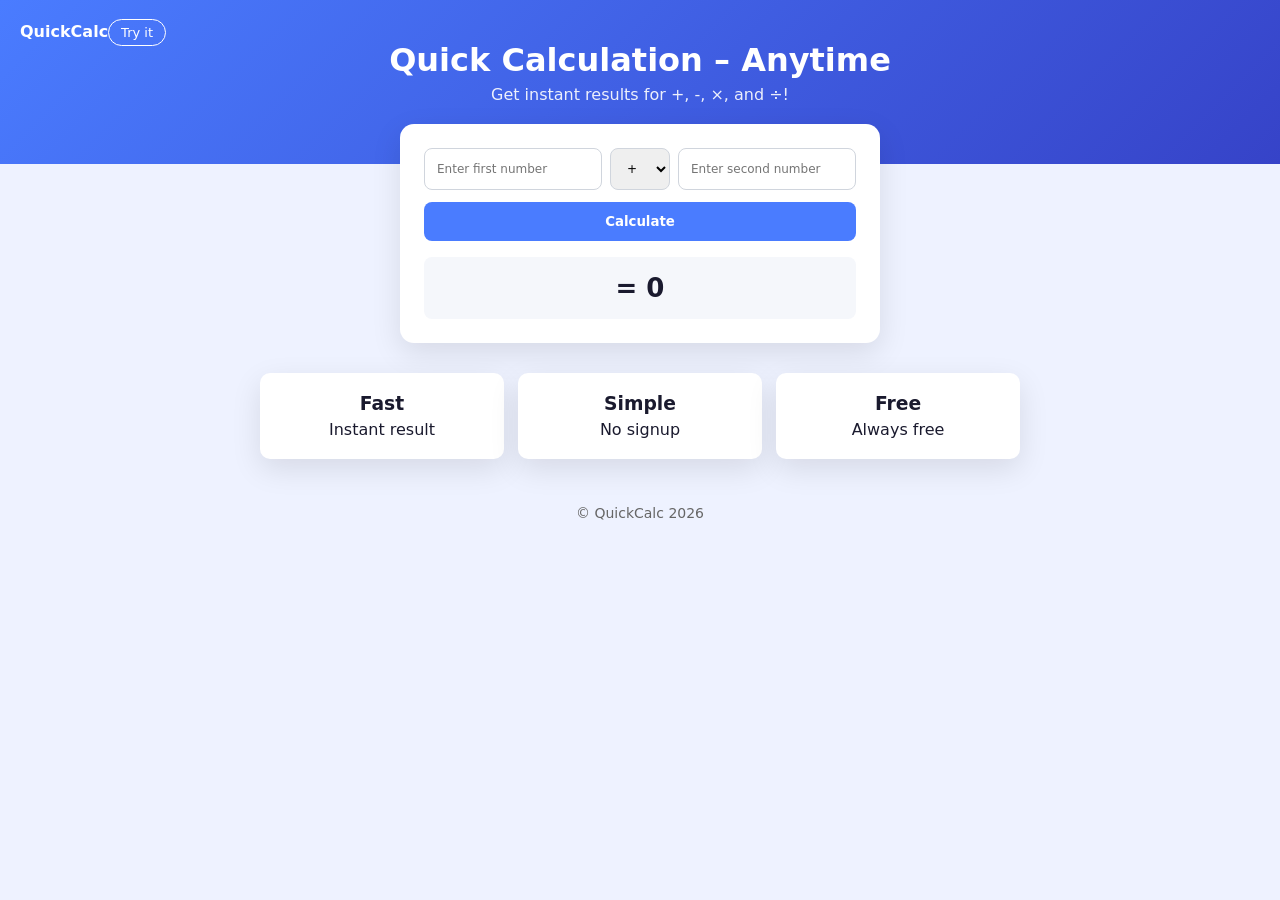
<file: index.html>
<!DOCTYPE html>
<html lang="en">
<head>
    <meta charset="UTF-8">
    <meta name="viewport" content="width=device-width, initial-scale=1.0">
    <title>QuickCalc - Simple Calculator </title>
    <link rel="stylesheet" href="/style.css">
</head>
<body>
    <header class="hero">
        <nav><b>QuickCalc</b><a href="#calc">Try it</a></nav>
        <h1>Quick Calculation – Anytime</h1>
        <p>Get instant results for +, -, ×, and ÷!</p>
    </header>

    <section id="calc" class="card">
        <div class="row">
            <input id="a" type="number" placeholder="Enter first number">
            <select id="op">
                <option value="+">+</option>
                <option value="-">-</option>
                <option value="*">×</option>
                <option value="/">÷</option>
            </select>
            <input id="b" type="number" placeholder="Enter second number">
        </div>
        <button id="go">Calculate</button>
        <div id="out" class="out">= 0 </div>
    </section>

    <section class="features">
        <div><h3>Fast</h3><p>Instant result</p></div>
        <div><h3>Simple</h3><p> No signup</p></div>
        <div><h3>Free</h3><p>Always free</p></div>
    </section>

    <footer>
        &copy; QuickCalc 2026
    </footer>
    <script src="/script.js"></script>
</body>
</html>
</file>
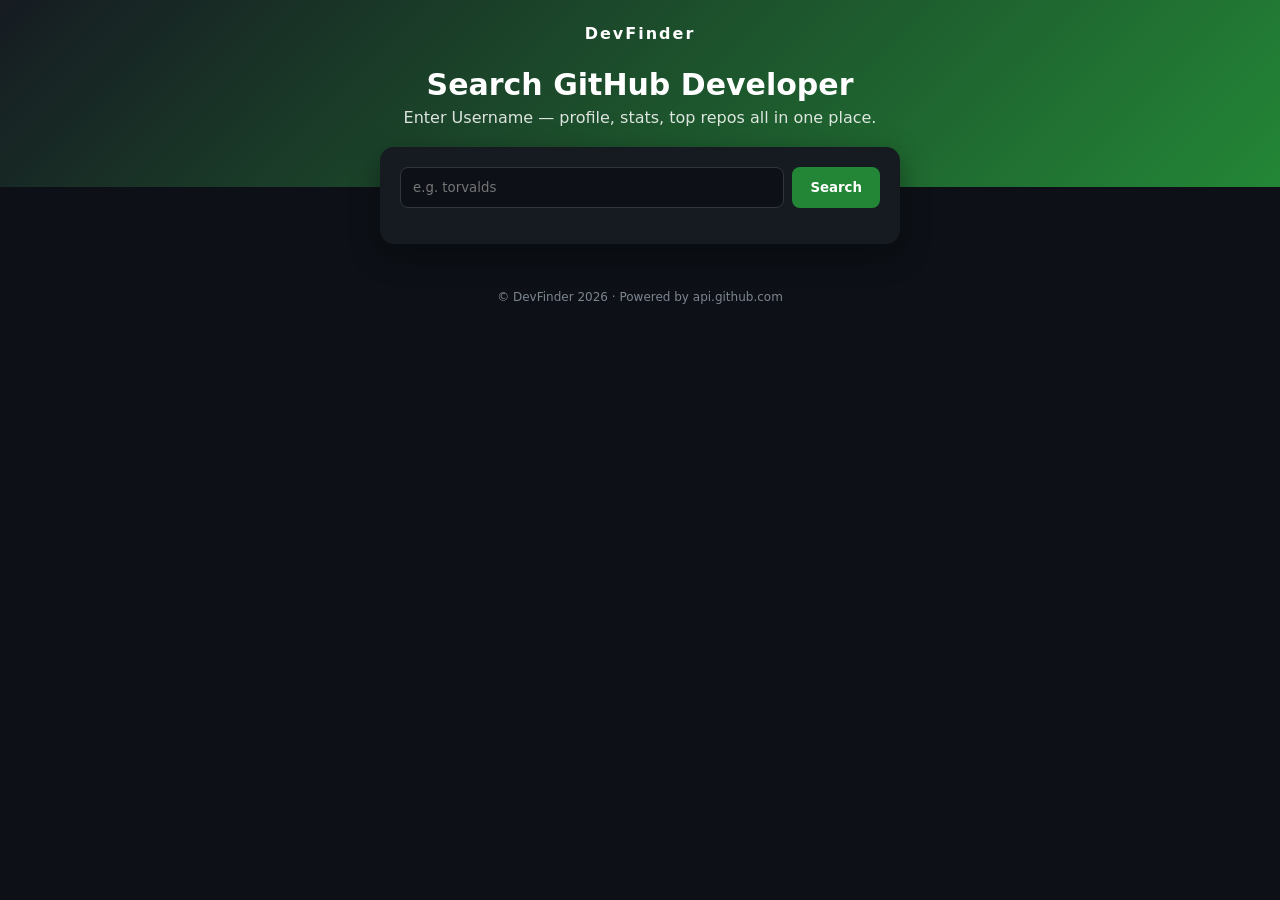
<file: GitHub User Finder/index.html>
<!DOCTYPE html>
<html lang="en">
<head>
    <meta charset="UTF-8">
    <meta name="viewport" content="width=device-width, initial-scale=1.0">
    <title>DevFinder — GitHub User Lookup</title>
    <link rel="stylesheet" href="/GitHub User Finder/style.css"/>
</head>
<body>
    <header class="hero">
    <div class="brand">DevFinder</div>
    <h1>Search GitHub Developer</h1>
    <p>Enter Username — profile, stats, top repos all in one place.</p>
  </header>
    <main class="app">
    <div class="search">
      <input id="u" placeholder="e.g. torvalds" />
      <button id="b">Search</button>
    </div>

    <div id="loader" class="loader" hidden>Loading...</div>
    <div id="out" class="out"></div>
  </main>

  <footer>© DevFinder 2026 · Powered by api.github.com</footer>


</body>
</html>
</file>
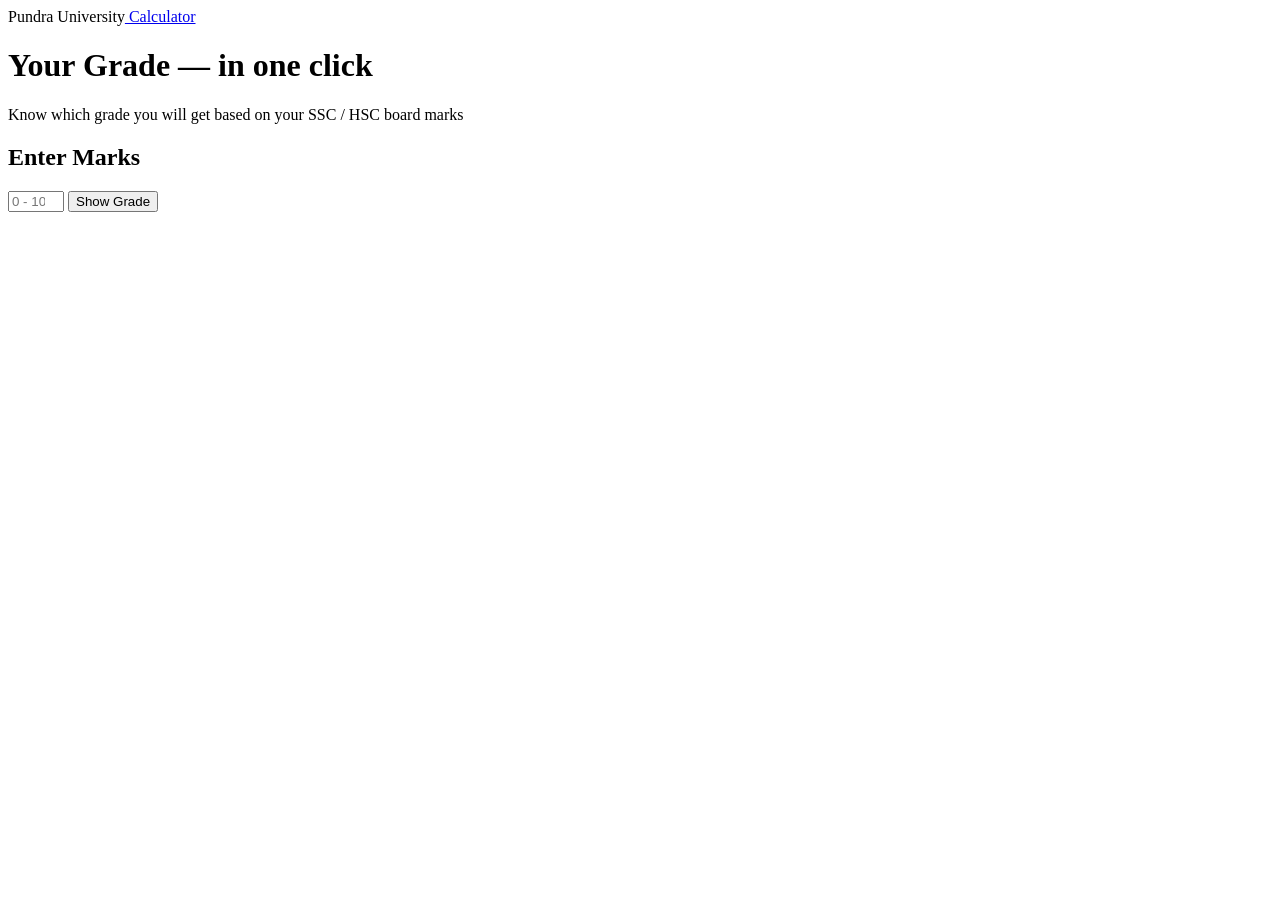
<file: Grade Calculator/index.htm>
<!DOCTYPE html>
<html lang="en">
<head>
    <meta charset="UTF-8">
    <meta name="viewport" content="width=device-width, initial-scale=1.0">
    <title>Grade Calculator - Pundra University </title>
</head>
<body>
    <header>
        <nav>
            <span>Pundra University</span><a href="#calc"> Calculator </a>
        </nav>
        <h1>Your Grade — in one click </h1>
        <p>Know which grade you will get based on your SSC / HSC board marks</p>
    </header>

    <section>
        <h2>Enter Marks</h2>
        <input type="number" min="0" max="100" placeholder="0 - 100" />
        <button> Show Grade</button>
        <!-- <div id="grade-output"></div> -->
    </section>


</body>
</html>
</file>
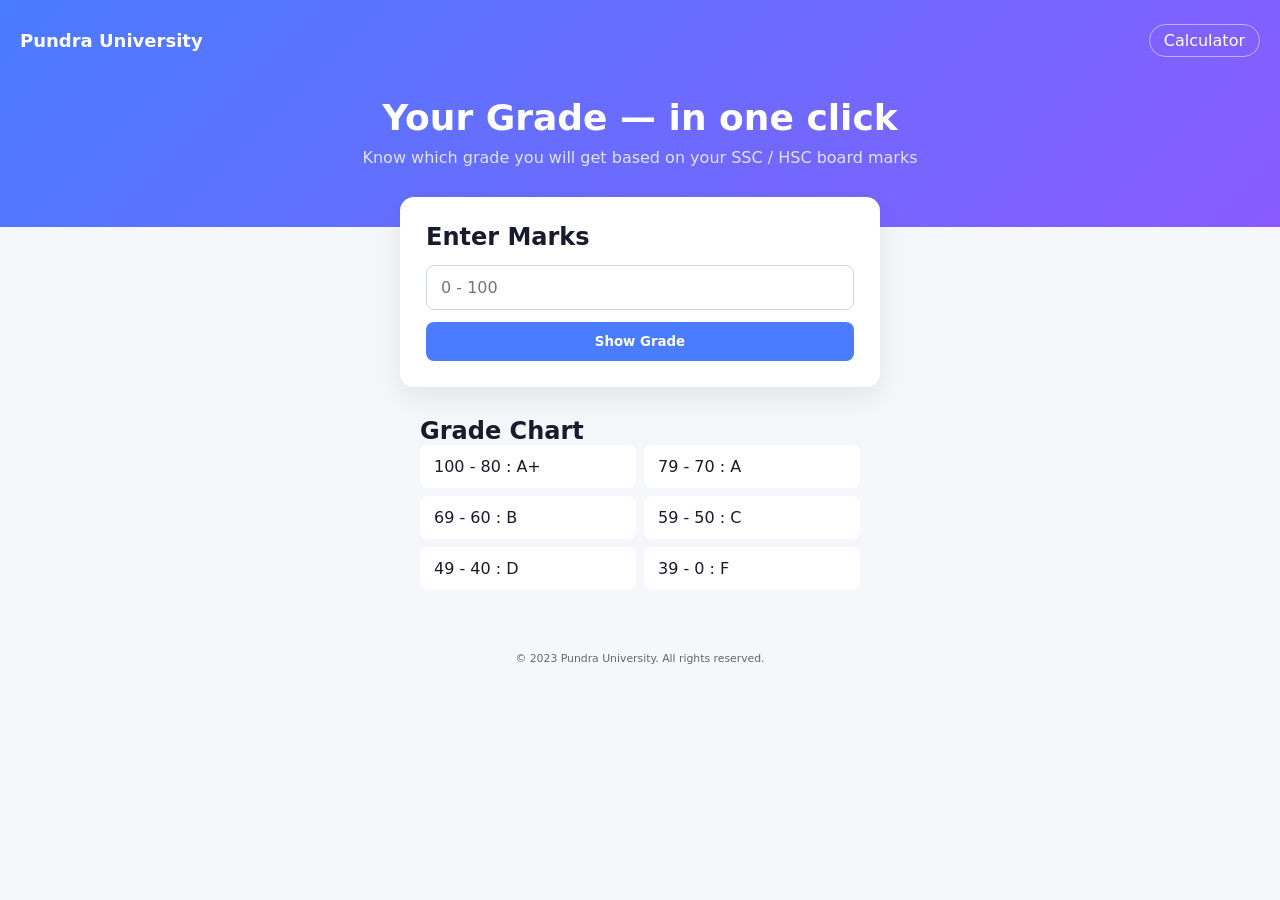
<file: Grade Calculator/index.html>
<!DOCTYPE html>
<html lang="en">
<head>
    <meta charset="UTF-8">
    <meta name="viewport" content="width=device-width, initial-scale=1.0">
    <title>Grade Calculator - Pundra University </title>
    <link rel="stylesheet" href="/Grade Calculator/style.css"/>
</head>
<body>
    <header class="hero">
        <nav>
            <span class="logo">Pundra University</span><a href="#calc"> Calculator </a>
        </nav>
        <h1>Your Grade — in one click </h1>
        <p>Know which grade you will get based on your SSC / HSC board marks</p>
    </header>

    <main>
    <section id="calc" class="card">
        <h2>Enter Marks</h2>
        <input id="mark" type="number" min="0" max="100" placeholder="0 - 100" />
        <button id="btn"> Show Grade</button>
        <div id="out" class="result"></div>
    </section>

    <section class="tips">
        <h2>Grade Chart</h2>
        <ul>
            <li>100 - 80 : A+</li>
            <li>79  - 70 : A</li>
            <li>69  - 60 : B</li>
            <li>59  - 50 : C</li>
            <li>49  - 40 : D</li>
            <li>39  -  0 : F</li>
        </ul>
    </section>

    </main>

    <footer>
        <p><small>&copy; 2023 Pundra University. All rights reserved.</small></p>
    </footer>

    <script src="/Grade Calculator/script.js"> </script>

</body>
</html>
</file>
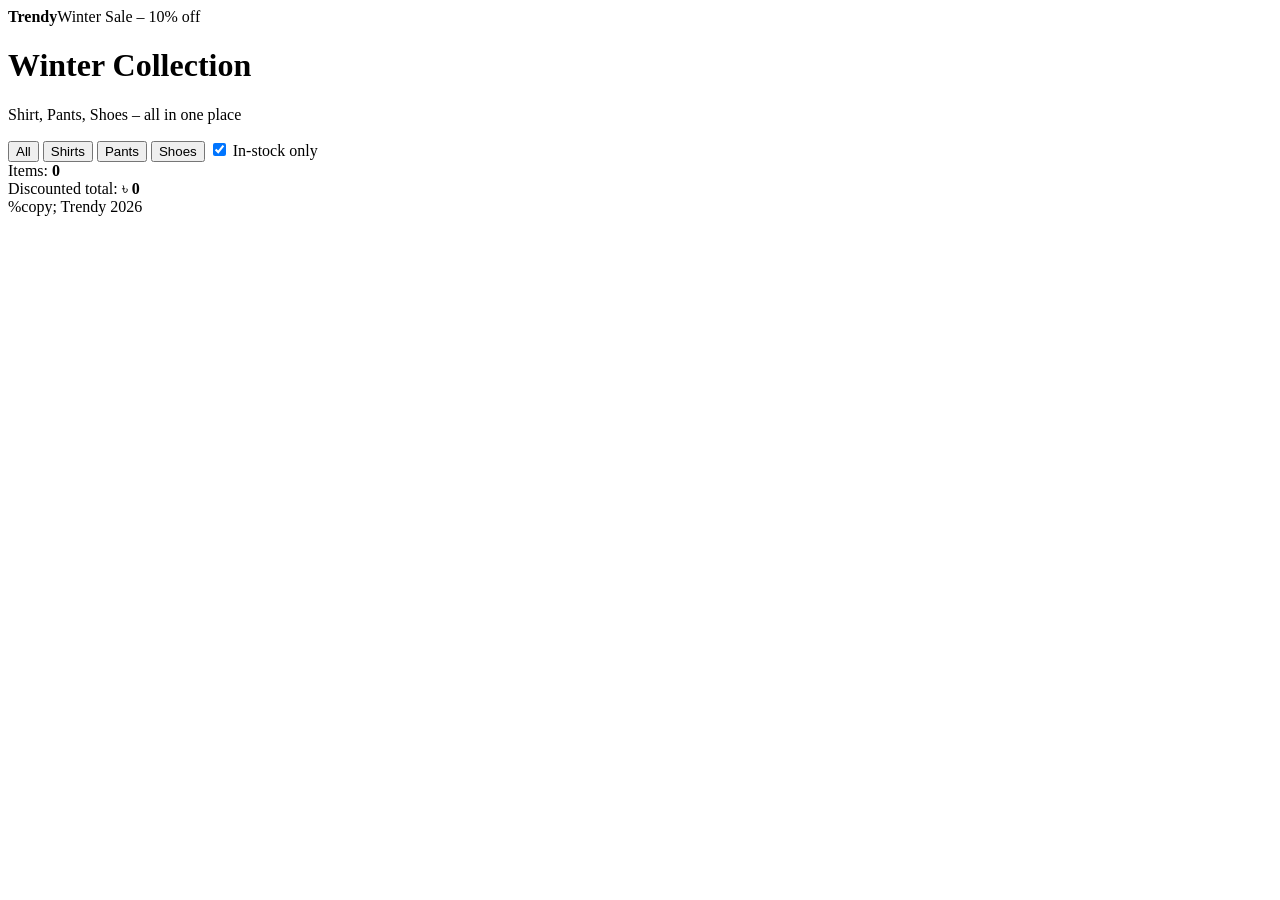
<file: Product Filter - Fashion/index.html>
<!DOCTYPE html>
<html lang="en">
<head>
    <meta charset="UTF-8">
    <meta name="viewport" content="width=device-width, initial-scale=1.0">
    <title>Trendy - Fashion Store</title>

</head>
<body>
    <header class="hero">
      <nav><b>Trendy</b><span>Winter Sale – 10% off</span></nav>
      <h1>Winter Collection</h1>
      <p>Shirt, Pants, Shoes – all in one place</p>
    </header>

     <section class="filters">
      <button data-f="all" class="f active">All</button>
      <button data-f="shirt" class="f">Shirts</button>
      <button data-f="pants" class="f">Pants</button>
      <button data-f="shoes" class="f">Shoes</button>
      <label class="in-stock"><input id="stock" type="checkbox" checked /> In-stock only</label>
    </section>

    <main id="grid" class="grid"></main>

    <aside class="summary">
      <div>Items: <b id="count">0</b></div>
      <div>Discounted total: ৳ <b id="total">0</b></div>
    </aside>

    <footer> %copy; Trendy 2026 </footer>


</body>
</html>
</file>
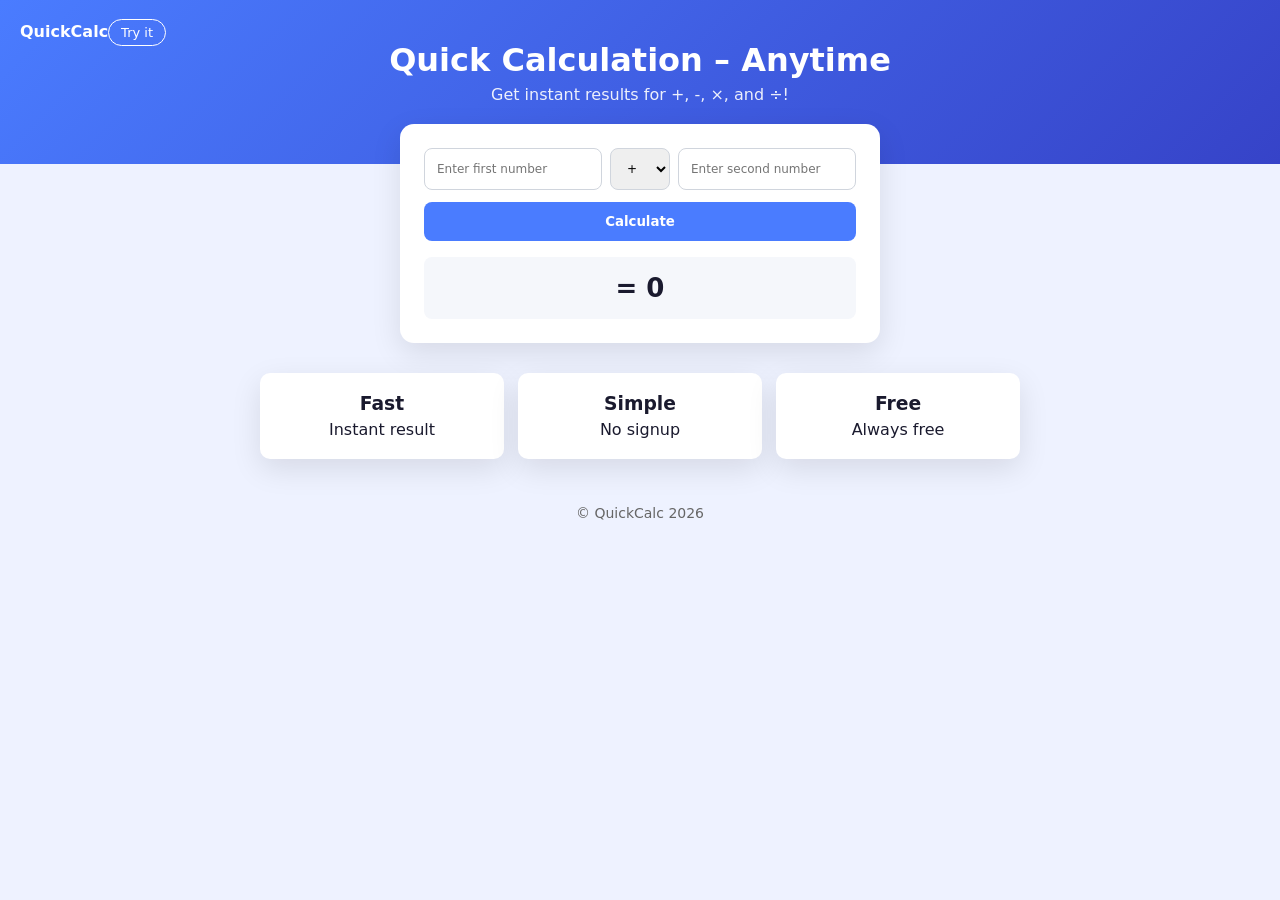
<file: Simple Calcuator-Landing Page/index.html>
<!DOCTYPE html>
<html lang="en">
<head>
    <meta charset="UTF-8">
    <meta name="viewport" content="width=device-width, initial-scale=1.0">
    <title>QuickCalc - Simple Calculator </title>
    <link rel="stylesheet" href="style.css">
</head>
<body>
    <header class="hero">
        <nav><b>QuickCalc</b><a href="#calc">Try it</a></nav>
        <h1>Quick Calculation – Anytime</h1>
        <p>Get instant results for +, -, ×, and ÷!</p>
    </header>

    <section id="calc" class="card">
        <div class="row">
            <input id="a" type="number" placeholder="Enter first number">
            <select id="op">
                <option value="+">+</option>
                <option value="-">-</option>
                <option value="*">×</option>
                <option value="/">÷</option>
            </select>
            <input id="b" type="number" placeholder="Enter second number">
        </div>
        <button id="go">Calculate</button>
        <div id="out" class="out">= 0 </div>
    </section>

    <section class="features">
        <div><h3>Fast</h3><p>Instant result</p></div>
        <div><h3>Simple</h3><p> No signup</p></div>
        <div><h3>Free</h3><p>Always free</p></div>
    </section>

    <footer>
        &copy; QuickCalc 2026
    </footer>
    <script src="script.js"></script>
</body>
</html>
</file>
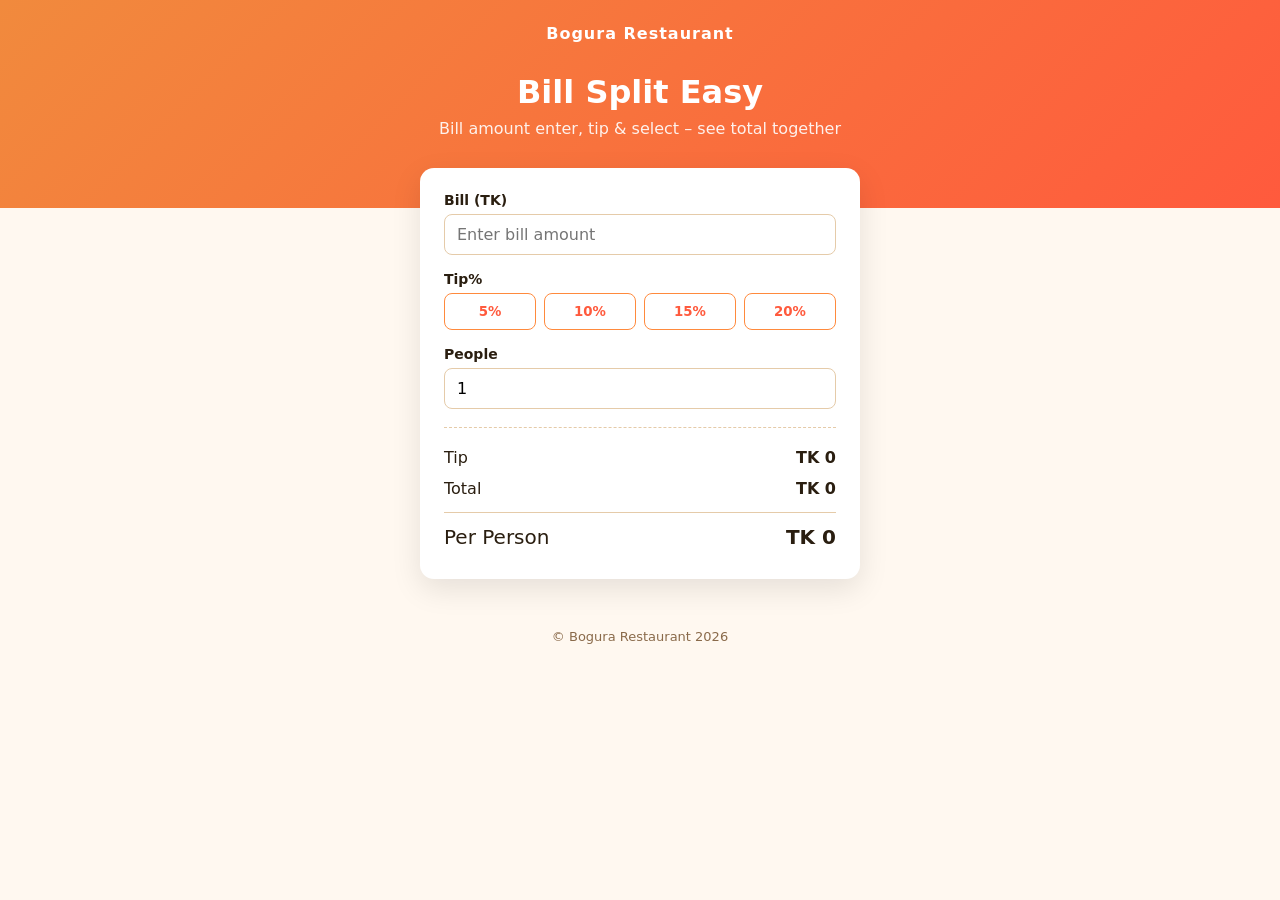
<file: Tip Calculator - Restaurant/index.html>
<!DOCTYPE html>
<html lang="en">
<head>
    <meta charset="UTF-8">
    <meta name="viewport" content="width=device-width, initial-scale=1.0">
    <title>Bogura Restaurant - Tip Calculator</title>
    <link rel="stylesheet" href="/Tip Calculator - Restaurant/style.css" />
</head>


<body>
    <header class="hero">
        <div class="brand">Bogura Restaurant</div>
        <h1>Bill Split Easy</h1>
        <p>Bill amount enter, tip & select – see total together</p>
    </header>

    <main class="calc">
        <label> Bill (TK)
        <input id ="bill" type="number" min="0" placeholder="Enter bill amount" required>
    </label>
    <label> Tip%
        <div class="pct-row">
            <button class="pct" data-p="5">5%</button>
            <button class="pct" data-p="10">10%</button>
            <button class="pct" data-p="15">15%</button>
            <button class="pct" data-p="20">20%</button>
        </div>
    </label>

    <label>People
        <input id="people" type="number" min="1" value="1" />
    </label>

    <div id="out" class="out">
       <div class="row"><span>Tip</span><b id="tip">TK 0</b></div>
         <div class="row"><span>Total</span><b id="total">TK 0</b></div>
         <div class="row big"><span>Per Person</span><b id="each">TK 0</b></div>
        </div>
       
    </main>

    <footer>&copy; Bogura Restaurant 2026</footer>

    
    <script src="/Tip Calculator - Restaurant/script.js"></script>

</body>
</html>
</file>
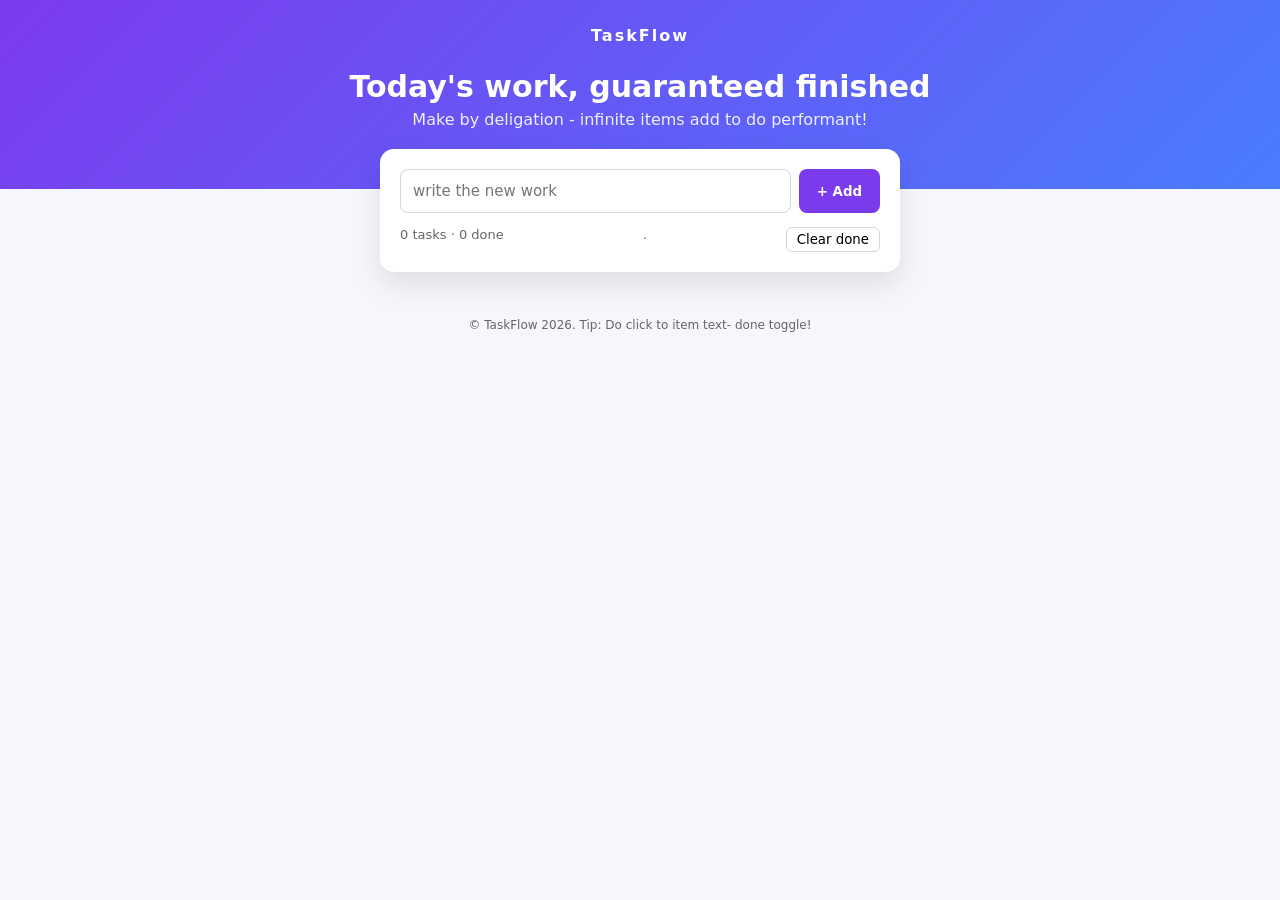
<file: Todo App- Manager landing/index.html>
<!DOCTYPE html>
<html lang="en">
<head>
    <meta charset="UTF-8">
    <meta name="viewport" content="width=device-width, initial-scale=1.0">
    <title>Task Flow - Simple  Todo</title>
    <link rel="stylesheet" href="/Todo App- Manager landing/style.css"/>
</head>
<body>
    <header class="hero">
        <div class="brand">TaskFlow</div>
        <h1>Today's work, guaranteed finished </h1>
        <p>Make by deligation - infinite items add to do performant!</p>
    </header>
    <main class="app">
        <form id="f" class="composer">
            <input id="i" placeholder="write the new work" required />
            <button> + Add </button>
        </form>
        <ul id="list" class="list"></ul>
        <div class="stats"><span id="count" > 0 tasks</span> .<button id="clear">Clear done</button></div>
    </main>

    <footer>&copy; TaskFlow 2026. Tip: Do click to item text- done toggle!</footer>

    <script src="/Todo App- Manager landing/script.js"></script>
</body>
</html>
</file>
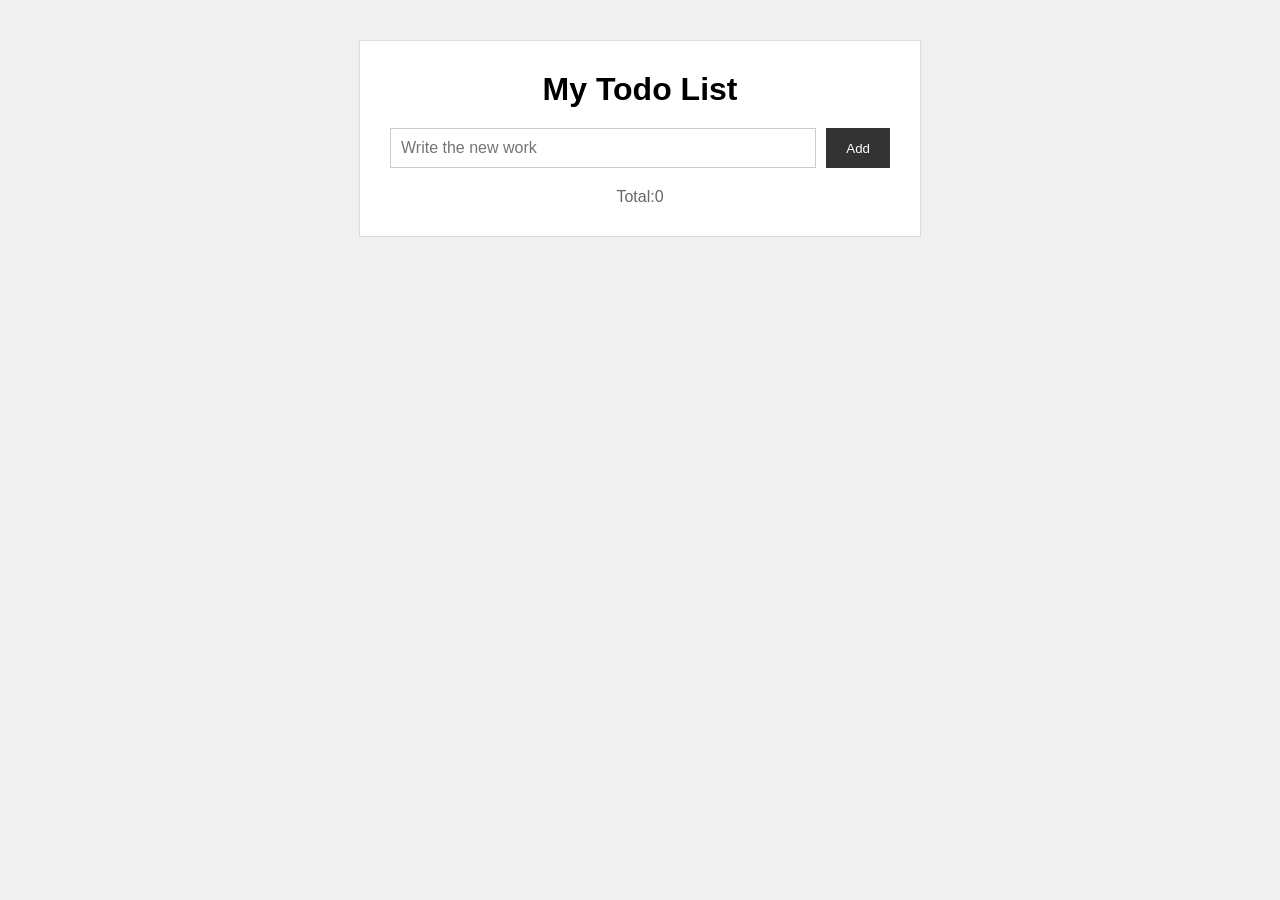
<file: Todo App/index.html>
<!DOCTYPE html>
<html lang="en">
<head>
    <meta charset="UTF-8">
    <meta name="viewport" content="width=device-width, initial-scale=1.0">
    <title>Todo App</title>
    <link rel="stylesheet" href="/Todo App/style.css"/>
</head>
<body>
    <div class="container">
        <h1>My Todo List</h1>

        <div class="input-group">
            <input type="text" id="todoInput" placeholder="Write the new work"/>
            <button id="addbtn">Add</button>
        </div>
        <ul id="todoList"></ul>
        <p id="count">Total:0</p>
    </div>

    <script src="/Todo App/script.js"></script>
</body>
</html>
</file>
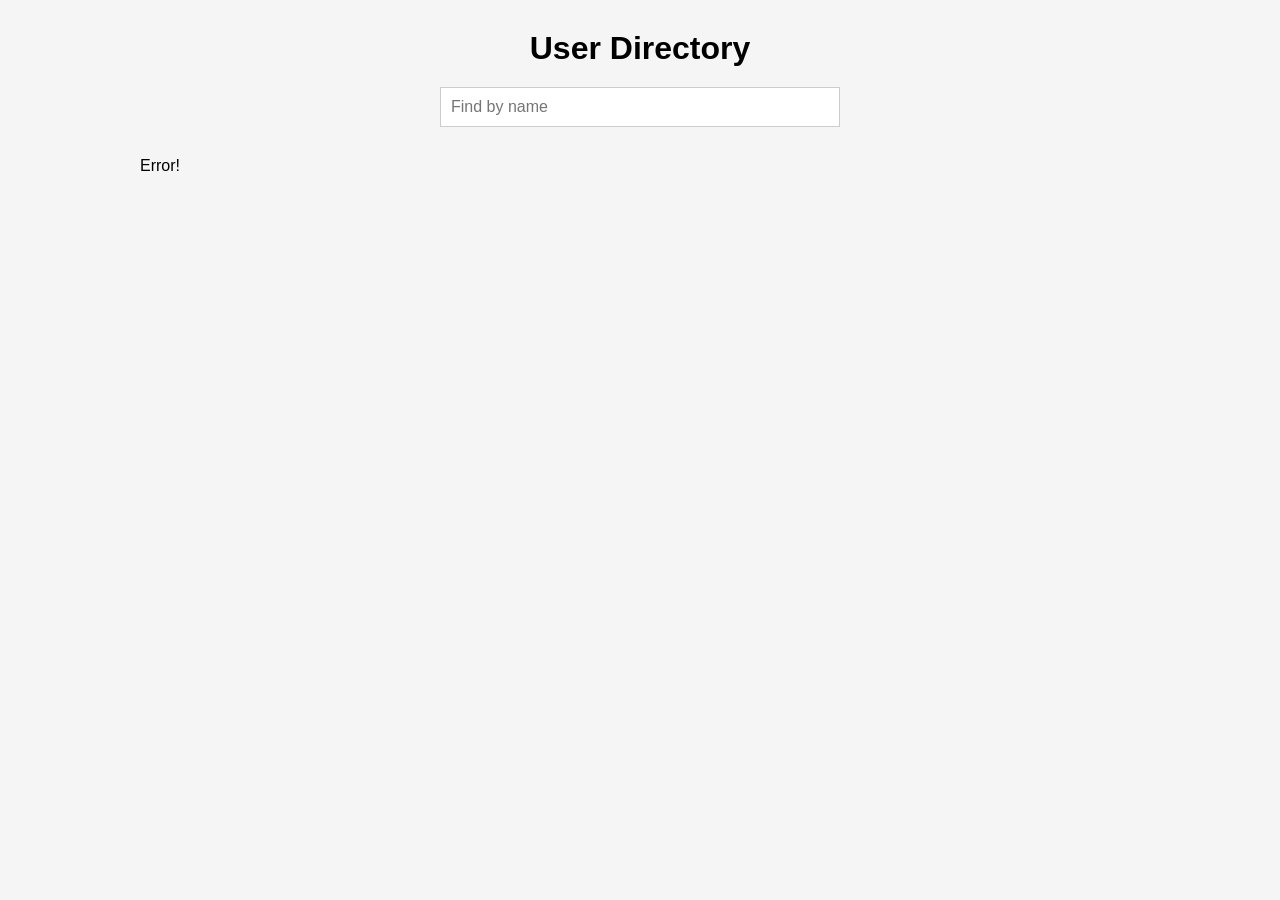
<file: User Directory/index.html>
<!DOCTYPE html>
<html lang="en">
<head>
    <meta charset="UTF-8">
    <meta name="viewport" content="width=device-width, initial-scale=1.0">
    <title>User Directory</title>
    <link rel="stylesheet" href="/User Directory/style.css"/>
</head>
<body>
    <h1>User Directory</h1>
    <input type="text" id="search" placeholder="Find by name"/>
    <div id="users"></div>


    <script src="/User Directory/script.js"></script>
</body>
</html>
</file>
<file: style.css>
* {
    box-sizing: border-box;
    margin: 0;
    padding: 0;
    font-family: 'system-ui', sans-serif;
}
body {
    background-color: #eef2ff;
    color: #1a1a2e;
}
.hero{
    background: linear-gradient(135deg,#4a7cff,#3643c8);
    color: #fff;
    padding: 22px 20px 60px;
}
.hero nav a {
    color: #fff;
    text-decoration: none;
    border: 1px solid #fff;
    padding: 5px 12px;
    border-radius: 14px;
    font-size: 13px;
}
.hero h1{
    font-size: 32px;
    text-align: center;
    max-width: 600px;
    margin: 0 auto;
}
.hero p{
    text-align: center;
    opacity: .9;
    margin-top: 6px;
}
.card{
    max-width: 480px;
    margin: -40px auto 30px;
    background:#fff;
    padding: 24px;
    border-radius: 14px;
    box-shadow:0 10px 30px rgba(0,0,0,.1);
}
.row{
    display:grid;
    grid-template-columns:1fr 60px 1fr;
    gap: 8px;
    margin-bottom: 12px;
}
.row input,.row select{
    padding:12px;
    font-size:12px;
    border:1px solid #d0d5dd;
    border-radius:8px;
}
#go{
    width:100%;
    padding:12px;
    background:#4a7cff;
    color:#fff;
    border:none;
    border-radius:8px;
    font-weight:700;
    cursor:pointer;
    }
    .out{
        margin-top: 16px;
        padding:16px;
        background:#f5f7fb;
        border-radius:8px;
        text-align:center;
        font-size:26px;
        font-weight:700;
    }
    .features{
        max-width: 800px;
        margin: 0 auto 30px;
        display:grid;
        grid-template-columns:repeat(auto-fit,minmax(200px,1fr)); 
        gap: 14px;
        padding: 0 20px;
    }
    .features > div{
        background:#fff;
        padding: 20px;
        border-radius: 10px;
        text-align:center;
        box-shadow:0 10px 30px rgba(0,0,0,.1);
    }
    .features h3{
        margin-bottom: 6px;
    }
    footer{
        text-align:center;
        padding: 16px;
        color:#666;
        font-size:14px;
    }
</file>
<file: GitHub User Finder/style.css>
* {
  box-sizing: border-box;
  margin: 0;
  padding: 0;
  font-family: system-ui, sans-serif;
}

body {
  background: #0d1117;
  color: #c9d1d9;
  min-height: 100vh;
}
.hero {
  background: linear-gradient(135deg, #161b22, #238636);
  padding: 24px 20px 60px;
  text-align: center;
  color: #fff;
}

.brand {
  font-weight: 800;
  letter-spacing: 2px;
  margin-bottom: 24px;
}

.hero h1 {
  font-size: 30px;
}

.hero p {
  opacity: .85;
  margin-top: 6px;
}
.app {
  max-width: 520px;
  margin: -40px auto 30px;
  background: #161b22;
  padding: 20px;
  border-radius: 14px;
  box-shadow: 0 10px 30px rgba(0, 0, 0, .4);
}

.search {
  display: flex;
  gap: 8px;
}

.search input {
  flex: 1;
  padding: 12px;
  background: #0d1117;
  border: 1px solid #30363d;
  color: #c9d1d9;
  border-radius: 8px;
}

.search button {
  padding: 12px 18px;
  background: #238636;
  color: #fff;
  border: none;
  border-radius: 8px;
  cursor: pointer;
  font-weight: 700;
}
.loader {
  margin-top: 14px;
  text-align: center;
  color: #7d8590;
}

.out {
  margin-top: 16px;
}

.card {
  display: flex;
  gap: 14px;
  padding: 16px;
  background: #0d1117;
  border: 1px solid #30363d;
  border-radius: 10px;
}

.card img {
  width: 88px;
  height: 88px;
  border-radius: 50%;
  border: 2px solid #238636;
}

.card h2 {
  margin-bottom: 4px;
  color: #fff;
}

.card p {
  color: #8b949e;
  font-size: 13px;
}

.card .stats {
  margin-top: 8px;
  display: flex;
  gap: 14px;
  font-size: 13px;
}
.err {
  padding: 14px;
  background: #2d0d0d;
  color: #ff8080;
  border-radius: 8px;
  border: 1px solid #6b1f1f;
}

footer {
  text-align: center;
  padding: 16px;
  color: #7d8590;
  font-size: 12px;
}
</file>
<file: Grade Calculator/style.css>
*{
    margin:0;
    padding:0;
    box-sizing:border-box;
    font-family: system-ui, sans-serif;
}
body{
    background: #f5f7fb;
    color: #1a1a2e;
}
.hero{
    background: linear-gradient(135deg,#4a7cff,#8a5cff);
    color:#fff;
    padding: 24px 20px 60px;
}
.hero nav{
    display: flex;
    justify-content: space-between;
    align-items: center;
    margin-bottom: 40px;
}
.logo{
    font-weight: 800;
    font-size: 18px;
}
.hero a{
    color: #fff;
    text-decoration: none;
    border: 1px solid rgba(255,255,255,0.5);
    padding: 6px 14px;
    border-radius:20px;
}
.hero h1{
    font-size: 36px;
    max-width: 600px;
    margin: 0 auto;
    text-align: center;
}
.hero p{
    text-align: center;
    opacity: 0.8;
    margin-top: 10px;
}
.card{
    max-width: 480px;
    margin: -30px auto 30px;
    background: #fff;
    padding: 26px;
    border-radius: 14px;
    box-shadow: 0 10px 30px rgba(0,0,0,0.08);
}
.card h2{
    margin-bottom: 14px;
}
#mark{
    width:100%;
    padding: 12px 14px;
    font-size: 16px;
    border: 1px solid #d0d5dd;
    border-radius: 8px;
    margin-bottom: 12px;
}
#btn{
    width: 100%;
    padding: 12px 14px;
    background: #4a7cff;
    color: #fff;
    border: none;
    border-radius: 8px;
    font-weight: 600;
    cursor: pointer;
}
#btn:hover{
    background: #3a6cef;

}
.result{
    margin-top: 18px;
    padding: 16px;
    border-radius: 10px;
    text-align: center;
    font-size: 20px;
    font-weight: 700;
    display: none;
}
.result.pass{
    background: #e6fff2;
    color: #0a7f3f;
    display: block;
}
.result.fail{
    background: #ffecec;
    color: #b00020;
    display: block;
}
.tips{
    max-width: 480px;
    margin: 0 auto 40px;
    padding:  0 20px;
}
.tips ul{
    list-style: none;
    display: grid;
    grid-template-columns: repeat(2 , 1fr);
    gap: 8px;
}
.tips li{
    background: #fff;
    padding: 12px 14px;
    border-radius: 8px;
    box-shadow: 1px solid #e6eaf1;
}

footer{
    text-align: center;
    padding: 20px ;
    color: #666;
    font-size: 13px;
}
</file>
<file: Simple Calcuator-Landing Page/style.css>
* {
    box-sizing: border-box;
    margin: 0;
    padding: 0;
    font-family: 'system-ui', sans-serif;
}
body {
    background-color: #eef2ff;
    color: #1a1a2e;
}
.hero{
    background: linear-gradient(135deg,#4a7cff,#3643c8);
    color: #fff;
    padding: 22px 20px 60px;
}
.hero nav a {
    color: #fff;
    text-decoration: none;
    border: 1px solid #fff;
    padding: 5px 12px;
    border-radius: 14px;
    font-size: 13px;
}
.hero h1{
    font-size: 32px;
    text-align: center;
    max-width: 600px;
    margin: 0 auto;
}
.hero p{
    text-align: center;
    opacity: .9;
    margin-top: 6px;
}
.card{
    max-width: 480px;
    margin: -40px auto 30px;
    background:#fff;
    padding: 24px;
    border-radius: 14px;
    box-shadow:0 10px 30px rgba(0,0,0,.1);
}
.row{
    display:grid;
    grid-template-columns:1fr 60px 1fr;
    gap: 8px;
    margin-bottom: 12px;
}
.row input,.row select{
    padding:12px;
    font-size:12px;
    border:1px solid #d0d5dd;
    border-radius:8px;
}
#go{
    width:100%;
    padding:12px;
    background:#4a7cff;
    color:#fff;
    border:none;
    border-radius:8px;
    font-weight:700;
    cursor:pointer;
    }
    .out{
        margin-top: 16px;
        padding:16px;
        background:#f5f7fb;
        border-radius:8px;
        text-align:center;
        font-size:26px;
        font-weight:700;
    }
    .features{
        max-width: 800px;
        margin: 0 auto 30px;
        display:grid;
        grid-template-columns:repeat(auto-fit,minmax(200px,1fr)); 
        gap: 14px;
        padding: 0 20px;
    }
    .features > div{
        background:#fff;
        padding: 20px;
        border-radius: 10px;
        text-align:center;
        box-shadow:0 10px 30px rgba(0,0,0,.1);
    }
    .features h3{
        margin-bottom: 6px;
    }
    footer{
        text-align:center;
        padding: 16px;
        color:#666;
        font-size:14px;
    }
</file>
<file: Tip Calculator - Restaurant/style.css>
* { 
    box-sizing:border-box; 
    margin:0;
     padding:0; 
     font-family: system-ui, sans-serif;
 }
 body {
     background:#fff8f0; 
     color:#2a1e10; 
     min-height:100vh; 
}
.hero {
     background: linear-gradient(135deg,#f18a3d,#ff5a3d); 
     color:#fff;
     padding:24px 20px 70px;
     text-align:center;
} 
.brand { 
    font-weight:800; 
    letter-spacing:1px; 
    margin-bottom:30px; 
}
.hero h1 { 
    font-size:32px; 
}
.hero p {
     margin-top:8px; 
     opacity:.9; 
}
.calc { 
    max-width:440px; 
    margin:-40px auto 30px; 
    background:#fff; 
    padding:24px;
    border-radius:14px;
    box-shadow: 0 10px 30px rgba(0,0,0,.1); 
}
.calc label { 
    display:block; 
    margin-bottom:16px;
     font-weight:600; 
     font-size:14px; 
}
.calc input {
     width:100%;
      margin-top:6px;
     padding:10px 12px;
     font-size:16px;
    border:1px solid #e5cba9;
     border-radius:8px; 
}
.pct-row {
     display:grid;
      grid-template-columns:repeat(4,1fr);
       gap:8px;
     margin-top:6px; 
}
.pct { 
    padding:10px;
     border:1px solid #ff8a3d; 
     background:#fff; 
     color:#ff5a3d;
     border-radius:8px;
     cursor:pointer;
     font-weight:700; 
}
.pct.active { 
    background:#ff5a3d; 
    color:#fff; 
}
.out { 
    margin-top:18px; 
    border-top:1px dashed #e5cba9; 
    padding-top:14px;
 }
.row { display:flex; 
    justify-content:space-between; 
    padding:6px 0; 
}
.row.big { 
    font-size:20px;
     border-top:1px solid #e5cba9; 
     margin-top:8px; 
     padding-top:12px; 
}
footer { text-align:center;
     padding:20px; 
     color:#8a6a4a; 
     font-size:13px; 
}
</file>
<file: Todo App- Manager landing/style.css>
* { 
  box-sizing: border-box; 
  margin: 0; 
  padding: 0; 
  font-family: system-ui, sans-serif; 
}

body { 
  background: #f5f7fb; 
  color: #1a1a2e; 
}

.hero { 
  background: linear-gradient(135deg, #7c3aed, #4a7cff); 
  color: #fff; 
  padding: 26px 20px 60px; 
  text-align: center; 
}

.brand { 
  font-weight: 800; 
  letter-spacing: 2px; 
  margin-bottom: 24px; 
}

.hero h1 { 
  font-size: 30px; 
} 

.hero p { 
  opacity: .9; 
  margin-top: 6px; 
}
.app { 
  max-width: 520px; 
  margin: -40px auto 30px; 
  background: #fff; 
  padding: 20px; 
  border-radius: 14px; 
  box-shadow: 0 12px 30px rgba(0,0,0,.1); 
}

.composer { 
  display: flex; 
  gap: 8px; 
  margin-bottom: 14px; 
}

.composer input { 
  flex: 1; 
  padding: 12px; 
  font-size: 15px; 
  border: 1px solid #d0d5dd; 
  border-radius: 8px; 
}
.composer button { 
  padding: 12px 18px; 
  background: #7c3aed; 
  color: #fff; 
  border: none; 
  border-radius: 8px; 
  cursor: pointer; 
  font-weight: 700; 
}

.list { 
  list-style: none; 
}

.list li { 
  display: flex; 
  justify-content: space-between; 
  align-items: center; 
  padding: 10px 12px; 
  border-radius: 8px; 
  margin-bottom: 6px; 
  background: #f5f7fb; 
}

.list li span { 
  flex: 1; 
  cursor: pointer; 
}

.list li.done span { 
  text-decoration: line-through; 
  color: #999; 
}

.list li .del { 
  background: #fee; 
  color: #c00; 
  border: none; 
  padding: 5px 10px; 
  border-radius: 6px; 
  cursor: pointer;
}
.stats { 
  margin-top: 12px; 
  display: flex; 
  justify-content: space-between; 
  font-size: 13px; 
  color: #666; 
}

.stats button { 
  background: none; 
  border: 1px solid #d0d5dd; 
  padding: 4px 10px; 
  border-radius: 6px; 
  cursor: pointer; 
}

footer { 
  text-align: center; 
  padding: 16px; 
  color: #666; 
  font-size: 12px; 
}
</file>
<file: Todo App/style.css>
*{
    margin:0;
    padding:0;
    /* border: */
}
body{
    font-family: Arial,sans-serif;
    background: #f0f0f0;
    padding: 40px 20px;
}
.container {
    max-width: 500px;
    margin: 0 auto;
    background: white;
    padding: 30px;
    border: 1px solid #ddd;
}
h1{
    text-align: center;
    margin-bottom: 20px;
}
.input-group{
    display:flex;
    gap: 10px;
    margin-bottom: 20px;
}
#todoInput{
    flex: 1;
    padding: 10px;
    border:1px solid #ccc;
    font-size: 16px;
}
#addbtn{
    padding:10px 20px;
    background: #333;
    color: white;
    border: none;
    cursor: pointer;
}
#todoList{
    list-style: none;
}
#todoList li{
    padding: 12px;
    border-bottom: 1px solid #eee;
    display: flex;
    justify-content: space-between;
    align-items: center;
}
#todoList li.done{
    text-decoration: line-through;
    color: #999;
}
.delete{
    background: #d9534f;
    color: white;
    border: none;
    padding: 4px 10px;
    cursor:pointer;
}

#count{
    margin-top:15px;
    text-align: center;
    color: #666;
}
</file>
<file: User Directory/style.css>
* { 
  margin: 0; 
  padding: 0; 
  box-sizing: border-box; 
}

body { 
  font-family: Arial, sans-serif; 
  padding: 30px; 
  background: #f5f5f5; 
}

h1 { 
  text-align: center; 
  margin-bottom: 20px; 
}

#search {
  display: block;
  width: 100%;
  max-width: 400px;
  margin: 0 auto 30px;
  padding: 10px;
  border: 1px solid #ccc;
  font-size: 16px;
}
#users {
  display: grid;
  grid-template-columns: repeat(auto-fit, minmax(250px, 1fr));
  gap: 20px;
  max-width: 1000px;
  margin: 0 auto;
}

.card {
  background: white;
  padding: 20px;
  border: 1px solid #ddd;
}

.card h3 { 
  margin-bottom: 8px; 
}

.card p { 
  color: #666; 
  font-size: 14px; 
  margin-bottom: 4px; 
}
</file>
